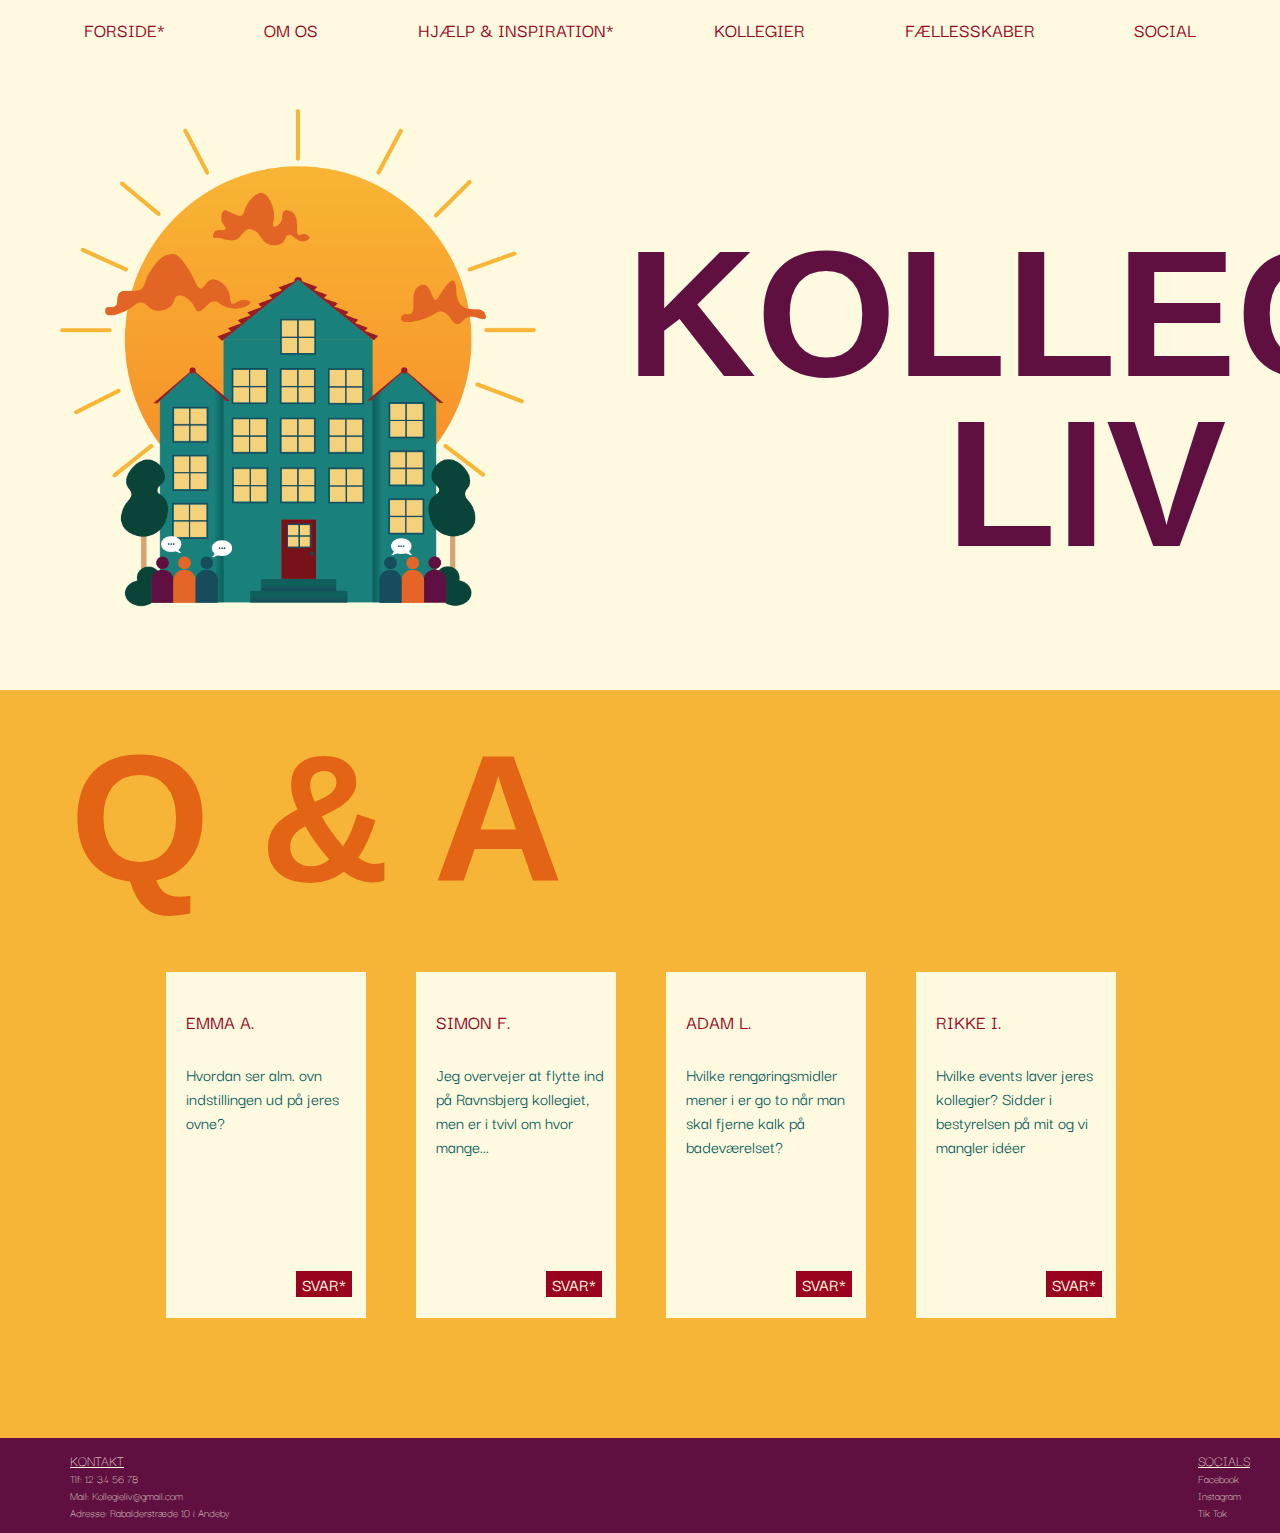
<file: Kode/index.html>
<!DOCTYPE html>
<html lang="da">
<head>
    <meta charset="UTF-8">
    <meta name="viewport" content="width=device-width, initial-scale=1.0">
    <title>Kollegieliv</title>
    <link rel="stylesheet" href="css/css.css">
    <link rel="icon" type="image/x-icon" href="images/Grafikendeligtilkode.png">

</head>

<body>

<header>
    <nav>
    <ul class="menudropdown">
        <li><a href="#forside" class="active">FORSIDE*</a></li>
        <li><a href="#omos">OM OS</a></li>
    <div class="dropdown">
        <li><a href="#hjælp og inspiration">HJÆLP & INSPIRATION*</a></li>
            <ul class="dropdowncontent">
                <li><a href="#">Økonomi</a></li>
                <li><a href="indretning.html">Indretning*</a></li>
                <li><a href="#">Rengøring</a></li>
                <li><a href="#">Mæt for mønten</a></li>
            </ul>
    </div>

    <div class="dropdown">
        <li><a href="#kollegier">KOLLEGIER</a></li>
            <ul class="dropdowncontent">
                <li><a href="#">Lokation</a></li>
                <li><a href="#">Kollegie</a></li>
            </ul>
    </div>

    <div class="dropdown">
        <li><a href="#fælleskaber">FÆLLESSKABER</a></li>
            <ul class="dropdowncontent">
                <li><a href="#">Q&A</a></li>
                <li><a href="#">Bestyrelser og foreninger</a></li>
                <li><a href="#">Roomies</a></li>
                <li><a href="#">Mental sundhed</a></li>
            </ul>
    </div>

    <div class="dropdown">
        <li><a href="#social">SOCIAL</a></li>
            <ul class="dropdowncontent">
                <li><a href="#">Fredagsbar</a></li>
                <li><a href="#">Brætspil</a></li>
                <li><a href="#">Film</a></li>
                <li><a href="#">Fester</a></li>
            </ul>
    </div>

    </ul>
    </nav>
</header>

<main>
<div class="forside">
<img id="grafik" alt="grafik" src="images/Grafikendeligtilkode.png"> 
<h1 id="kollegieliv">
KOLLEGIE <br>
LIV
</h1>
</div>

<section class="delto">
    <h2 id="spoergsmaal">
        Q & A
    </h2>

<div class="kasser">
<article class="samletkasse">
    <h4 id="emma">EMMA A.</h4>
    <p id="emmatekst">Hvordan ser alm. ovn indstillingen ud på jeres ovne?</p>
    <form action="svar.html">
        <input class="svar" type="submit" value="SVAR*">
    </form>
</article>

<article class="samletkasse">
    <h4 id="simon">SIMON F.</h4>
    <p id="simontekst">Jeg overvejer at flytte ind på Ravnsbjerg kollegiet, men er i tvivl om hvor mange...</p>
    <form action="svar.html">
        <input class="svar" type="submit" value="SVAR*">
    </form>
</article>

<article class="samletkasse">
    <h4 id="adam">ADAM L.</h4>
    <p id="adamtekst">Hvilke rengøringsmidler mener i er go to når man skal fjerne kalk på badeværelset?</p>
    <form action="svar.html">
        <input class="svar" type="submit" value="SVAR*">
    </form>
</article>

<article class="samletkasse">
    <h4 id="rikke">RIKKE I.</h4>
    <p id="rikketekst">Hvilke events laver jeres kollegier? Sidder i bestyrelsen på mit og vi mangler idéer</p>
    <form action="svar.html">
        <input class="svar" type="submit" value="SVAR*">
    </form>
</article>
</div>

</section>

</main>

<footer class="footer">
<ul>
    <li>KONTAKT</li>
    <li>Tlf: 12 34 56 78</li>
    <li>Mail: Kollegieliv@gmail.com</li>
    <li>Adresse: Rabalderstræde 10 i Andeby</li>
</ul>

<ul>
    <li>SOCIALS</li>
    <li>Facebook</li>
    <li>Instagram</li>
    <li>Tik Tok</li>
</ul>

</footer>

</body>

</html>
</file>
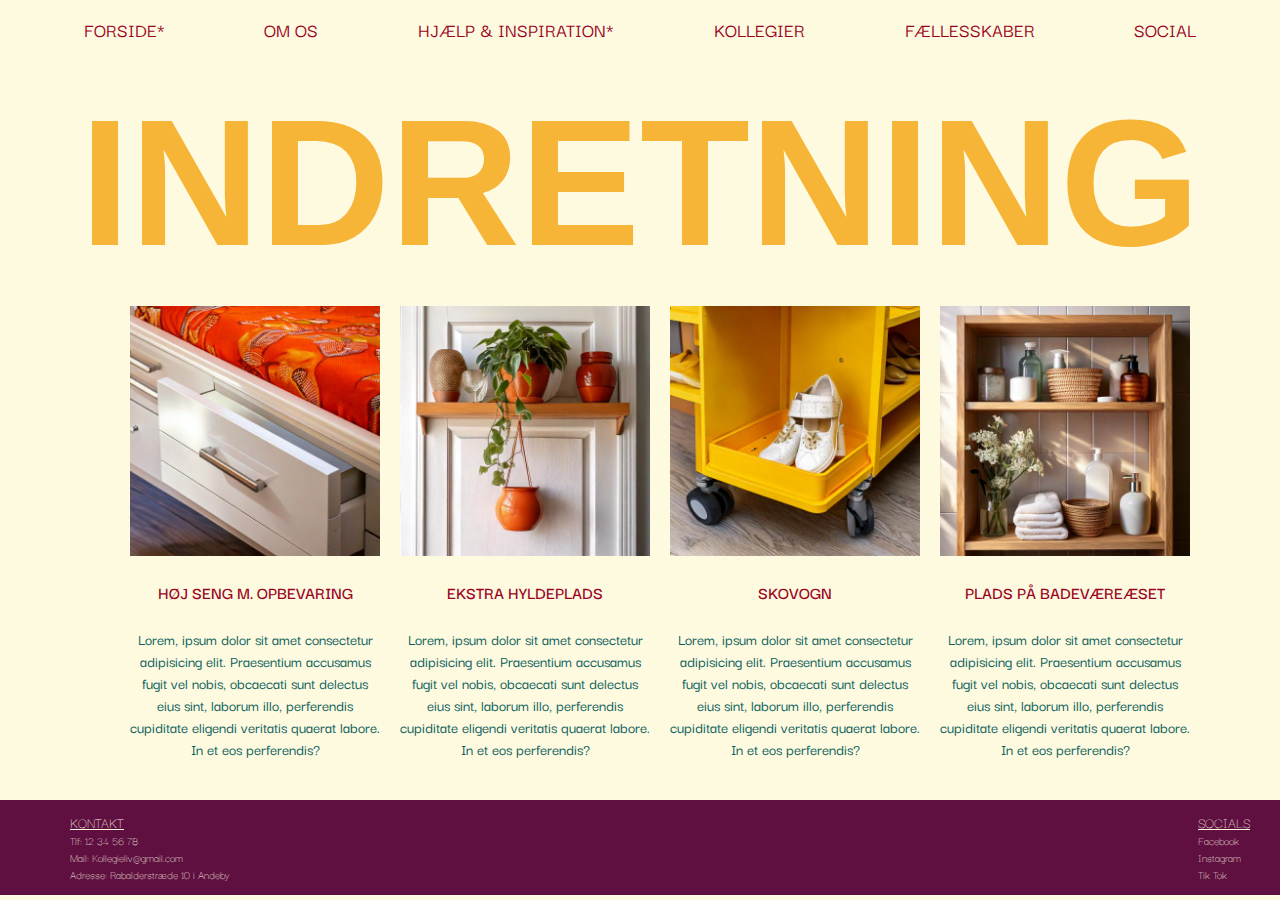
<file: Kode/indretning.html>
<!DOCTYPE html>
<html lang="da">
<head>
    <meta charset="UTF-8">
    <meta name="viewport" content="width=device-width, initial-scale=1.0">
    <title>Kollegieliv</title>
    <link rel="stylesheet" href="css/indretning.css">
    <link rel="icon" type="image/x-icon" href="images/Grafikendeligtilkode.png">

</head>

<body>
    <header>
        <nav>
        <ul class="menudropdown">
            <li><a href="index.html" class="active">FORSIDE*</a></li>
            <li><a href="#omos">OM OS</a></li>

        <div class="dropdown">
            <li><a href="#hjælp og inspiration">HJÆLP & INSPIRATION*</a></li>
                <ul class="dropdowncontent">
                    <li><a href="#">Økonomi</a></li>
                    <li><a href="#">Indretning*</a></li>
                    <li><a href="#">Rengøring</a></li>
                    <li><a href="#">Mæt for mønten</a></li>
                </ul>
        </div>
    
        <div class="dropdown">
            <li><a href="#kollegier">KOLLEGIER</a></li>
                <ul class="dropdowncontent">
                    <li><a href="#">Lokation</a></li>
                    <li><a href="#">Kollegie</a></li>
                </ul>
        </div>
    
        <div class="dropdown">
            <li><a href="#fælleskaber">FÆLLESSKABER</a></li>
                <ul class="dropdowncontent">
                    <li><a href="#">Q&A</a></li>
                    <li><a href="#">Bestyrelser og foreninger</a></li>
                    <li><a href="#">Roomies</a></li>
                    <li><a href="#">Mental sundhed</a></li>
                </ul>
        </div>
    
        <div class="dropdown">
            <li><a href="#social">SOCIAL</a></li>
                <ul class="dropdowncontent">
                    <li><a href="#">Fredagsbar</a></li>
                    <li><a href="#">Brætspil</a></li>
                    <li><a href="#">Film</a></li>
                    <li><a href="#">Fester</a></li>
                </ul>
        </div>
    
        </ul>
        </nav>
    
    </header>


<main>

<h1 id="indretningoverskift">
    INDRETNING
</h1>

<section class="billeder">
<div>
    <img id="pic1" alt="seng" src="images/seng.jpg">
    <h4 class="overskrifter">
        HØJ SENG M. OPBEVARING
    </h4>
    <p class="broedtekst">
        Lorem, ipsum dolor sit amet consectetur adipisicing elit. Praesentium accusamus fugit vel nobis, obcaecati sunt delectus eius sint, laborum illo, perferendis cupiditate eligendi veritatis quaerat labore. In et eos perferendis?
    </p>
</div>

<div>
    <img id="pic2" alt="hylde" src="images/hylde.jpg">
    <h4 class="overskrifter">
        EKSTRA HYLDEPLADS
    </h4>
    <p class="broedtekst">
        Lorem, ipsum dolor sit amet consectetur adipisicing elit. Praesentium accusamus fugit vel nobis, obcaecati sunt delectus eius sint, laborum illo, perferendis cupiditate eligendi veritatis quaerat labore. In et eos perferendis?
    </p>
</div>

<div>
    <img id="pic3" alt="vogn" src="images/vogn.jpg">
    <h4 class="overskrifter">
        SKOVOGN
    </h4>
    <p class="broedtekst">
        Lorem, ipsum dolor sit amet consectetur adipisicing elit. Praesentium accusamus fugit vel nobis, obcaecati sunt delectus eius sint, laborum illo, perferendis cupiditate eligendi veritatis quaerat labore. In et eos perferendis?
    </p>
</div>

<div>
    <img id="pic4" alt="badeværelse" src="images/badeværelse.jpg">
    <h4 class="overskrifter">
        PLADS PÅ BADEVÆREÆSET
    </h4>
    <p class="broedtekst">
        Lorem, ipsum dolor sit amet consectetur adipisicing elit. Praesentium accusamus fugit vel nobis, obcaecati sunt delectus eius sint, laborum illo, perferendis cupiditate eligendi veritatis quaerat labore. In et eos perferendis?
    </p>
</div>

</section>

</main>

<footer class="footer">
<ul>
    <li>KONTAKT</li>
    <li>Tlf: 12 34 56 78</li>
    <li>Mail: Kollegieliv@gmail.com</li>
    <li>Adresse: Rabalderstræde 10 i Andeby</li>
</ul>

<ul>
    <li>SOCIALS</li>
    <li>Facebook</li>
    <li>Instagram</li>
    <li>Tik Tok</li>
</ul>

</footer>

</body>

</html>
</file>
<file: Kode/css/css.css>
/* Google font(s) */
@import url('https://fonts.googleapis.com/css2?family=Darker+Grotesque:wght@300..900&display=swap');

/* Variabler */
:root {
    --beige: #FEFAE0;
    --roed:#9A031E;
    --orange:#E36414;
    --gul:#F7B538;
    --patrol:#0A5E5B;
    --lilla: #5F0F40;
  }
 
 /* forside redigering */
 body{
    background-color: var(--beige); 
    margin: 0;
 }


 /* menu redigering */
  .menudropdown a {
    text-align: center;
    display: inline;
    color: var(--roed);
    text-align: center;
    padding: 14px 16px;
    font-size: 20px;
    font-family:'darker grotesque', sans-serif;
    text-decoration: none;
    font-weight:500;
    
  }
  
  /* Farveskift ved hover på menu */
  .menudropdown a:hover {
    color: var(--orange);
  }
  

  .menudropdown li{
    list-style-type: none;
  }

  .menudropdown {
    overflow: hidden;
    min-width: 100%;
    display: flex;
    justify-content: space-evenly;
    padding-bottom: 20px;
    padding-left: 0;
  }


.dropdowncontent{
  display: none;
  padding-left: 10px;
}

.dropdown:hover .dropdowncontent{
  display: block;
  position: absolute;
}

.dropdowncontent a{
  font-size: 18px;
}

/* redigering af main */
main{
  width: 100%;
  min-height: 530px;
}

/* Redigering af forsiden */
  .forside{
    display: flex;
    font-family: Impact, Haettenschweiler, 'Arial Narrow Bold', sans-serif;
    color: var(--lilla);
    padding-right: 1000px;
    padding-top: 30px;
    padding-left: 50px;
}

#kollegieliv{
    padding-top: 70px;
    padding-left: 90px;
    font-size: 180px;
    text-align: center;
    margin-top: 50px;
    line-height: 170px;
}



/* Grafik redigering */
#grafik{
    height: 500px;
    width: auto;
    text-align: left;
}

/* Q&A overskrift redigering */
.delto{
    background-color: var(--gul);
    font-family: Impact, Haettenschweiler, 'Arial Narrow Bold', sans-serif;
    color: var(--orange);
    font-size: 120px;
    padding-top: 25px;
    padding-left: 40px;
}

#spoergsmaal{
margin-bottom: 0;
margin-top: 0;
margin-left: 30px;
}


/* redigering af Q&A kasser */
#emma, #simon, #adam, #rikke{
  font-family: darker grotesque, sans-serif;
  color: var(--roed);
  font-size: 20px;
  font-weight: 500;
  padding-left: 20px;
  padding-top: 10px;
}

.samletkasse{
  background-color: var(--beige);

}


#emmatekst, 
#simontekst, 
#adamtekst, 
#rikketekst{
  font-family: darker grotesque, sans-serif;
  color: var(--patrol);
  font-size: 18px;
  font-weight: 450;
  padding-left: 20px;
  width: 180px;
  min-height: 100px;
}
 

.kasser{
  display: flex;
  justify-content: center;
  margin-right: 38px;
  margin-top: 50px;
  padding-bottom: 120px;
  gap: 50px;
}
  

.svar{
  font-family: darker grotesque, sans-serif;
  font-size: 18px;
  color: var(--beige);
  font-weight: 500;
  border: none;
  background-color: var(--roed);
  position: relative;
  left: 65%;
}

/* footer redigering */
.footer{
    font-family:'darker grotesque', sans-serif;
    font-weight:lighter;
    color:var(--beige);
    background-color: var(--lilla);
    display: flex;
    justify-content: space-between;
    font-size: 12px;
    padding-left: 30px;
    padding-right: 30px;
    bottom: 0px;
}

.footer ul li:nth-child(1){
    text-decoration: underline;
    text-decoration-thickness: 0.1px;
    font-size: 15px;
}

.footer ul li{
    list-style-type: none;
}

/* svarside redigering */
#svarbox{
  width: 96.2%;
  height: 100px;
  border: none;
  font-family: darker grotesque, sans-serif;
  font-size: 18px;
  color: var(--patrol);
  font-weight: 550;
  margin-left: 20px;
  margin-top: 20px;
  padding-left: 12px;
  background-color: var(--beige);
  border: solid 1.5px var(--patrol);
  margin-bottom: 10px;
}

/* indsend knap redigering */
#indsendknap{
margin-left: 20px;
font-family: darker grotesque, sans-serif;
font-size: 18px;
color: var(--beige);
font-weight: 500;
border: none;
background-color: var(--roed);
}
</file>
<file: Kode/css/indretning.css>
/* Google font(s) */
@import url('https://fonts.googleapis.com/css2?family=Darker+Grotesque:wght@300..900&display=swap');

/* Variabler */
:root {
    --beige: #FEFAE0;
    --roed:#9A031E;
    --orange:#E36414;
    --gul:#F7B538;
    --patrol:#0A5E5B;
    --lilla: #5F0F40;
  }
 
 /* forside redigering */
 body{
    background-color: var(--beige); 
    margin: 0;
 }


 /* menu redigering */
  .menudropdown a {
    text-align: center;
    display: inline;
    color: var(--roed);
    text-align: center;
    padding: 14px 16px;
    font-size: 20px;
    font-family:'darker grotesque', sans-serif;
    text-decoration: none;
    font-weight:500;
  }
  
  .menudropdown a:hover {
    color: var(--orange);
  }
  
  .menudropdown li{
    list-style-type: none;
  }

  .menudropdown {
    overflow: hidden;
    min-width: 100%;
    display: flex;
    justify-content: space-evenly;
    padding-bottom: 20px;
    padding-left: 0;
  }

.dropdowncontent{
  display: none;
  padding-left: 10px;
}

.dropdown:hover .dropdowncontent{
  display: block;
  position: absolute;
}

.dropdowncontent a{
  font-size: 18px;
}

/* overskift redigering */
#indretningoverskift{
  font-family: Impact, Haettenschweiler, 'Arial Narrow Bold', sans-serif;
  font-size: 180px;
  color: var(--gul);
  text-align: center;
  margin-top: 10px;
  margin-bottom: 10px;
}


/* billeder redigering */
.billeder{
  display: flex;
  justify-content: center;
  margin-top: 20px;
  margin-left: 40px;
  gap: 20px;
}

#pic1,
#pic2,
#pic3,
#pic4{
  width: 250px;
  height: auto;
}

#pic1:hover,
#pic2:hover,
#pic3:hover,
#pic4:hover{
  transform: scale(1.1);
  transition: transform .6s;
  width: 260px;
  height: 260px;
}


/* mellem overskifter redigering */
.overskrifter{
  font-family: darker grotesque, sans-serif;
  color: var(--roed);
  font-size: 18px;
  font-weight: 600;
  margin-top: 20px;
  text-align: center
}

.broedtekst{
  font-family: darker grotesque, sans-serif;
  color: var(--patrol);
  font-size: 16px;
  font-weight: 500;
  max-width: 250px;
  margin-bottom: 40px;
  text-align: center;
}


/* footer redigering */
.footer{
    font-family:'darker grotesque', sans-serif;
    font-weight:lighter;
    color:var(--beige);
    background-color: var(--lilla);
    display: flex;
    justify-content: space-between;
    padding-left: 30px;
    padding-right: 30px;
    font-size: 12px;
}

.footer ul li:nth-child(1){
    text-decoration: underline;
    text-decoration-thickness: 0.1px;
    font-size: 15px;
}

.footer ul li{
    list-style-type: none;
}
</file>
